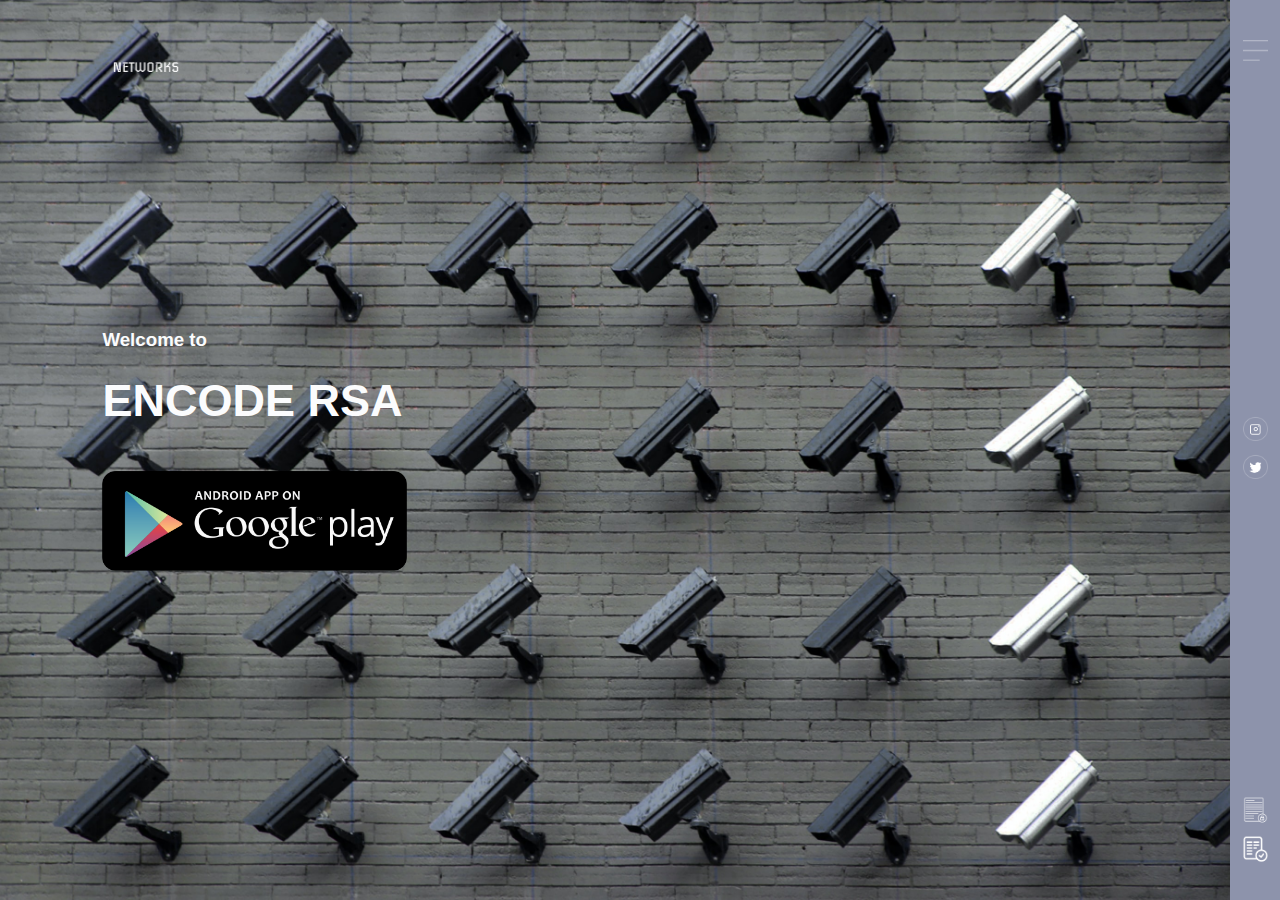
<file: index.html>
<!DOCTYPE html>
<html lang="en">
<head>
    <meta name="description" content="MODEX is a new Startup based in App and Website Development and it's main aspect is to keep user satisfied. Located in Berlin - Germany.">
    <meta name="keywords" content="Networks App, Networks,Moody, Modex, Android, Play Store">
    <meta name="author" content="Modex">
    <meta charset="UTF-8">
    <meta name="viewport" content="width=device-width, initial-scale=1.0">
    <link rel="stylesheet" href="style.css">
    <link rel="icon" href="images/favicon.png" type="image/icon type">
    <title>ENCODE RSA</title>
</head>
<body>
    <div class="hero">
        <div class="navbar">
            <img src="images/logo2.png" class = "logo">  
        </div>
        <div class="content">
            <h3>Welcome to</h3>
            <h1>ENCODE RSA</h1>
            <a href = "https://play.google.com/store/apps/details?id=com.modex.encryptrsa"> 
            <button class = "button" >
                <img src="images/1024px-Android-app-on-google-play.svg_.png" height="100px" >
           </button> </a>
        </div>
        <div class="side-bar">
            <img src="images/menu.png" class = "menu">


            <div class="social-links">
                <a href="https://www.instagram.com/modexapps/">
                <img src="images/ig.png" alt ="Instagram Icon">
                </a>
                <a href="https://twitter.com/modexapps">
                <img src="images/tw.png" alt="Twitter Icon">
                </a>
                                  
            </div>

            <div class = "useful-links">
                <a href="privacy.html">
                    <img src="images/privacy.png" alt ="password Icon">
                    </a>
                    <a href="terms.html">
                    <img src="images/accept.png" alt="Twitter Icon">
                    </a>
            </div>




        </div>

    </div>

</body>
</html>
</file>
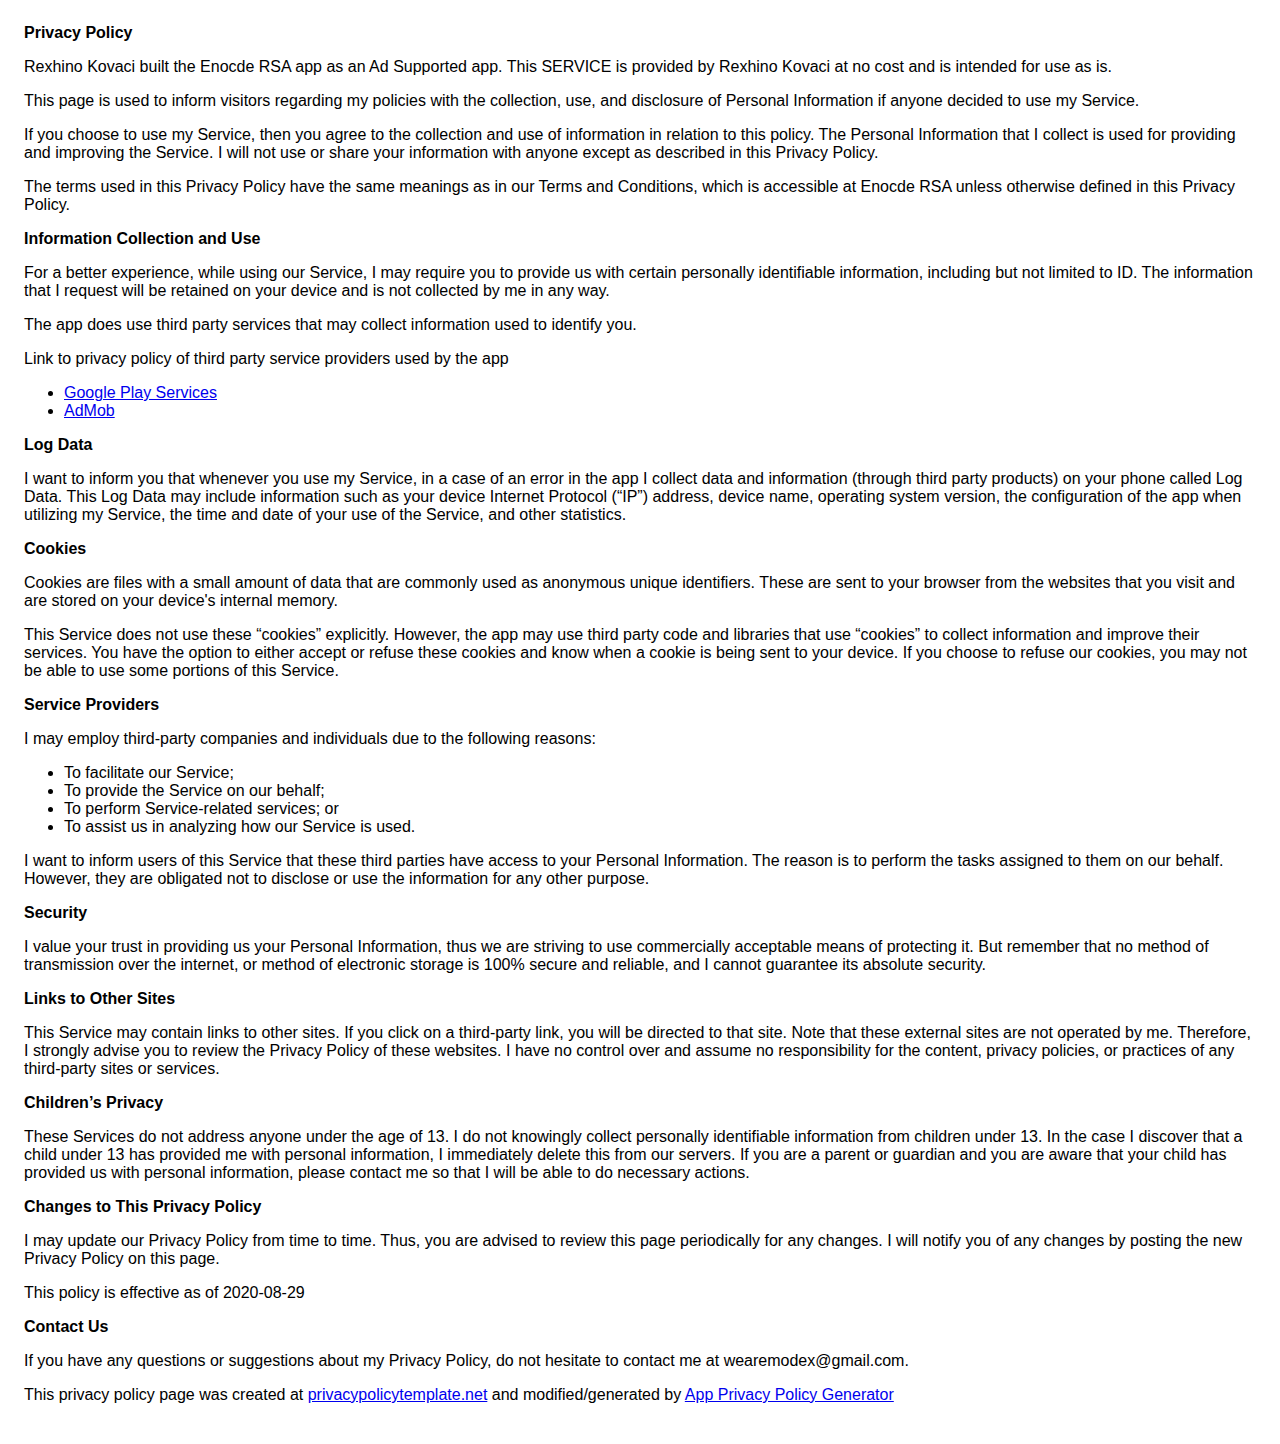
<file: privacy.html>
<!DOCTYPE html>
    <html>
    <head>
      <meta charset='utf-8'>
      <meta name='viewport' content='width=device-width'>
      <title>Privacy Policy</title>
      <style> body { font-family: 'Helvetica Neue', Helvetica, Arial, sans-serif; padding:1em; } </style>
    </head>
    <body>
    <strong>Privacy Policy</strong> <p>
                  Rexhino Kovaci built the Enocde RSA app as
                  an Ad Supported app. This SERVICE is provided by
                  Rexhino Kovaci at no cost and is intended for use as
                  is.
                </p> <p>
                  This page is used to inform visitors regarding my
                  policies with the collection, use, and disclosure of Personal
                  Information if anyone decided to use my Service.
                </p> <p>
                  If you choose to use my Service, then you agree to
                  the collection and use of information in relation to this
                  policy. The Personal Information that I collect is
                  used for providing and improving the Service. I will not use or share your information with
                  anyone except as described in this Privacy Policy.
                </p> <p>
                  The terms used in this Privacy Policy have the same meanings
                  as in our Terms and Conditions, which is accessible at
                  Enocde RSA unless otherwise defined in this Privacy Policy.
                </p> <p><strong>Information Collection and Use</strong></p> <p>
                  For a better experience, while using our Service, I
                  may require you to provide us with certain personally
                  identifiable information, including but not limited to ID. The information that
                  I request will be retained on your device and is not collected by me in any way.
                </p> <div><p>
                    The app does use third party services that may collect
                    information used to identify you.
                  </p> <p>
                    Link to privacy policy of third party service providers used
                    by the app
                  </p> <ul><li><a href="https://www.google.com/policies/privacy/" target="_blank" rel="noopener noreferrer">Google Play Services</a></li><li><a href="https://support.google.com/admob/answer/6128543?hl=en" target="_blank" rel="noopener noreferrer">AdMob</a></li><!----><!----><!----><!----><!----><!----><!----><!----><!----><!----><!----><!----><!----><!----><!----><!----><!----><!----><!----><!----><!----></ul></div> <p><strong>Log Data</strong></p> <p>
                  I want to inform you that whenever you
                  use my Service, in a case of an error in the app
                  I collect data and information (through third party
                  products) on your phone called Log Data. This Log Data may
                  include information such as your device Internet Protocol
                  (“IP”) address, device name, operating system version, the
                  configuration of the app when utilizing my Service,
                  the time and date of your use of the Service, and other
                  statistics.
                </p> <p><strong>Cookies</strong></p> <p>
                  Cookies are files with a small amount of data that are
                  commonly used as anonymous unique identifiers. These are sent
                  to your browser from the websites that you visit and are
                  stored on your device's internal memory.
                </p> <p>
                  This Service does not use these “cookies” explicitly. However,
                  the app may use third party code and libraries that use
                  “cookies” to collect information and improve their services.
                  You have the option to either accept or refuse these cookies
                  and know when a cookie is being sent to your device. If you
                  choose to refuse our cookies, you may not be able to use some
                  portions of this Service.
                </p> <p><strong>Service Providers</strong></p> <p>
                  I may employ third-party companies and
                  individuals due to the following reasons:
                </p> <ul><li>To facilitate our Service;</li> <li>To provide the Service on our behalf;</li> <li>To perform Service-related services; or</li> <li>To assist us in analyzing how our Service is used.</li></ul> <p>
                  I want to inform users of this Service
                  that these third parties have access to your Personal
                  Information. The reason is to perform the tasks assigned to
                  them on our behalf. However, they are obligated not to
                  disclose or use the information for any other purpose.
                </p> <p><strong>Security</strong></p> <p>
                  I value your trust in providing us your
                  Personal Information, thus we are striving to use commercially
                  acceptable means of protecting it. But remember that no method
                  of transmission over the internet, or method of electronic
                  storage is 100% secure and reliable, and I cannot
                  guarantee its absolute security.
                </p> <p><strong>Links to Other Sites</strong></p> <p>
                  This Service may contain links to other sites. If you click on
                  a third-party link, you will be directed to that site. Note
                  that these external sites are not operated by me.
                  Therefore, I strongly advise you to review the
                  Privacy Policy of these websites. I have
                  no control over and assume no responsibility for the content,
                  privacy policies, or practices of any third-party sites or
                  services.
                </p> <p><strong>Children’s Privacy</strong></p> <p>
                  These Services do not address anyone under the age of 13.
                  I do not knowingly collect personally
                  identifiable information from children under 13. In the case
                  I discover that a child under 13 has provided
                  me with personal information, I immediately
                  delete this from our servers. If you are a parent or guardian
                  and you are aware that your child has provided us with
                  personal information, please contact me so that
                  I will be able to do necessary actions.
                </p> <p><strong>Changes to This Privacy Policy</strong></p> <p>
                  I may update our Privacy Policy from
                  time to time. Thus, you are advised to review this page
                  periodically for any changes. I will
                  notify you of any changes by posting the new Privacy Policy on
                  this page.
                </p> <p>This policy is effective as of 2020-08-29</p> <p><strong>Contact Us</strong></p> <p>
                  If you have any questions or suggestions about my
                  Privacy Policy, do not hesitate to contact me at wearemodex@gmail.com.
                </p> <p>
                  This privacy policy page was created at
                  <a href="https://privacypolicytemplate.net" target="_blank" rel="noopener noreferrer">privacypolicytemplate.net</a>
                  and modified/generated by
                  <a href="https://app-privacy-policy-generator.firebaseapp.com/" target="_blank" rel="noopener noreferrer">App Privacy Policy Generator</a></p>
    </body>
    </html>
</file>
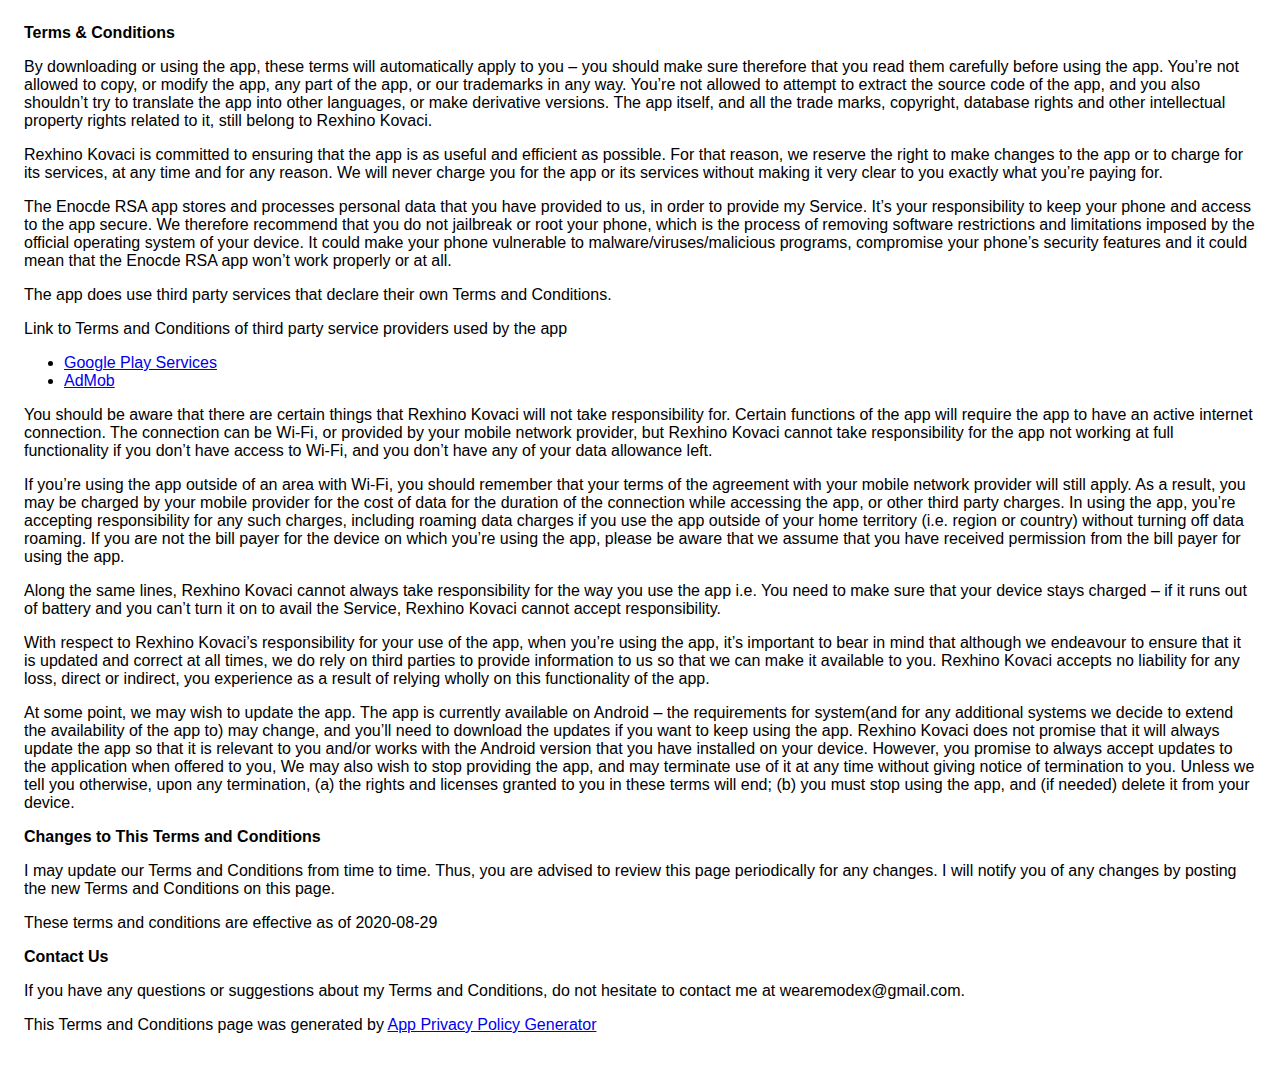
<file: terms.html>
<!DOCTYPE html>
    <html>
    <head>
      <meta charset='utf-8'>
      <meta name='viewport' content='width=device-width'>
      <title>Terms &amp; Conditions</title>
      <style> body { font-family: 'Helvetica Neue', Helvetica, Arial, sans-serif; padding:1em; } </style>
    </head>
    <body>
    <strong>Terms &amp; Conditions</strong> <p>
                  By downloading or using the app, these terms will
                  automatically apply to you – you should make sure therefore
                  that you read them carefully before using the app. You’re not
                  allowed to copy, or modify the app, any part of the app, or
                  our trademarks in any way. You’re not allowed to attempt to
                  extract the source code of the app, and you also shouldn’t try
                  to translate the app into other languages, or make derivative
                  versions. The app itself, and all the trade marks, copyright,
                  database rights and other intellectual property rights related
                  to it, still belong to Rexhino Kovaci.
                </p> <p>
                  Rexhino Kovaci is committed to ensuring that the app is
                  as useful and efficient as possible. For that reason, we
                  reserve the right to make changes to the app or to charge for
                  its services, at any time and for any reason. We will never
                  charge you for the app or its services without making it very
                  clear to you exactly what you’re paying for.
                </p> <p>
                  The Enocde RSA app stores and processes personal data that
                  you have provided to us, in order to provide my
                  Service. It’s your responsibility to keep your phone and
                  access to the app secure. We therefore recommend that you do
                  not jailbreak or root your phone, which is the process of
                  removing software restrictions and limitations imposed by the
                  official operating system of your device. It could make your
                  phone vulnerable to malware/viruses/malicious programs,
                  compromise your phone’s security features and it could mean
                  that the Enocde RSA app won’t work properly or at all.
                </p> <div><p>
                    The app does use third party services that declare their own
                    Terms and Conditions.
                  </p> <p>
                    Link to Terms and Conditions of third party service
                    providers used by the app
                  </p> <ul><li><a href="https://policies.google.com/terms" target="_blank" rel="noopener noreferrer">Google Play Services</a></li><li><a href="https://developers.google.com/admob/terms" target="_blank" rel="noopener noreferrer">AdMob</a></li><!----><!----><!----><!----><!----><!----><!----><!----><!----><!----><!----><!----><!----><!----><!----><!----><!----><!----><!----><!----><!----></ul></div> <p>
                  You should be aware that there are certain things that
                  Rexhino Kovaci will not take responsibility for. Certain
                  functions of the app will require the app to have an active
                  internet connection. The connection can be Wi-Fi, or provided
                  by your mobile network provider, but Rexhino Kovaci
                  cannot take responsibility for the app not working at full
                  functionality if you don’t have access to Wi-Fi, and you don’t
                  have any of your data allowance left.
                </p> <p></p> <p>
                  If you’re using the app outside of an area with Wi-Fi, you
                  should remember that your terms of the agreement with your
                  mobile network provider will still apply. As a result, you may
                  be charged by your mobile provider for the cost of data for
                  the duration of the connection while accessing the app, or
                  other third party charges. In using the app, you’re accepting
                  responsibility for any such charges, including roaming data
                  charges if you use the app outside of your home territory
                  (i.e. region or country) without turning off data roaming. If
                  you are not the bill payer for the device on which you’re
                  using the app, please be aware that we assume that you have
                  received permission from the bill payer for using the app.
                </p> <p>
                  Along the same lines, Rexhino Kovaci cannot always take
                  responsibility for the way you use the app i.e. You need to
                  make sure that your device stays charged – if it runs out of
                  battery and you can’t turn it on to avail the Service,
                  Rexhino Kovaci cannot accept responsibility.
                </p> <p>
                  With respect to Rexhino Kovaci’s responsibility for your
                  use of the app, when you’re using the app, it’s important to
                  bear in mind that although we endeavour to ensure that it is
                  updated and correct at all times, we do rely on third parties
                  to provide information to us so that we can make it available
                  to you. Rexhino Kovaci accepts no liability for any
                  loss, direct or indirect, you experience as a result of
                  relying wholly on this functionality of the app.
                </p> <p>
                  At some point, we may wish to update the app. The app is
                  currently available on Android – the requirements for
                  system(and for any additional systems we
                  decide to extend the availability of the app to) may change,
                  and you’ll need to download the updates if you want to keep
                  using the app. Rexhino Kovaci does not promise that it
                  will always update the app so that it is relevant to you
                  and/or works with the Android version that you have
                  installed on your device. However, you promise to always
                  accept updates to the application when offered to you, We may
                  also wish to stop providing the app, and may terminate use of
                  it at any time without giving notice of termination to you.
                  Unless we tell you otherwise, upon any termination, (a) the
                  rights and licenses granted to you in these terms will end;
                  (b) you must stop using the app, and (if needed) delete it
                  from your device.
                </p> <p><strong>Changes to This Terms and Conditions</strong></p> <p>
                  I may update our Terms and Conditions
                  from time to time. Thus, you are advised to review this page
                  periodically for any changes. I will
                  notify you of any changes by posting the new Terms and
                  Conditions on this page.
                </p> <p>
                  These terms and conditions are effective as of 2020-08-29
                </p> <p><strong>Contact Us</strong></p> <p>
                  If you have any questions or suggestions about my
                  Terms and Conditions, do not hesitate to contact me
                  at wearemodex@gmail.com.
                </p> <p>
                  This Terms and Conditions page was generated by
                  <a href="https://app-privacy-policy-generator.firebaseapp.com/" target="_blank" rel="noopener noreferrer">App Privacy Policy Generator</a></p>
    </body>
    </html>
</file>
<file: style.css>
*{
    margin: 0;
    padding: 0;
    font-family: sans-serif;
}

.hero {
    width: 100%;
    height: 100vh;
    background-image: url(images/lianhao-qu-LfaN1gswV5c-unsplash.jpg);
    background-size: cover;
    position: relative;
    overflow: hidden;
}
.hero1 {
    width: 100%;
    height: 100vh;
    background-image: url(images/testsetstes.jpeg);
    background-size: cover;
    position: relative;
    overflow: hidden;

}

.logo {
    width: 100px;
    cursor: pointer;
}

.navbar {
    width: 85%;
    height: 15%;
    margin: auto;
    display: flex;
    align-items: center;
    justify-content: space-between;
}

.button {
    
    background: transparent;
    border: 1px;
    border-radius: 100px;
    padding: 0px;
    cursor: pointer;
    display: flex;
    outline:none;

}
.content {
    color: #fbfcfd;
    position: absolute;
    top: 50%;
    left: 8%;
    transform: translateY(-50%);
    z-index: 2;
}

h1 {
    font-size: 45px;
    margin: 10px 0 30px;
    line-height: 80px;

}
.side-bar {
    width: 50px;
    height: 100vh;
    background: linear-gradient(#8d93ab, #8d93ab);
    position: absolute;
    right: 0;
    top: 0;
}
.menu {
    display: block;
    width: 25px;
    margin: 40px auto 0;
    cursor: pointer;

}


.social-links img, .useful-links img {
    width: 25px;
    margin: 5px auto;
    cursor: pointer;

}

.social-links {
    width: 50px;
    text-align: center;
    position: absolute;
    top: 50%;
    transform: translateY(-50%);
}

.useful-links {

    width: 50px;
    text-align: center;
    position: absolute;
    top: 95%;
    transform: translateY(-80%);


}
</file>
